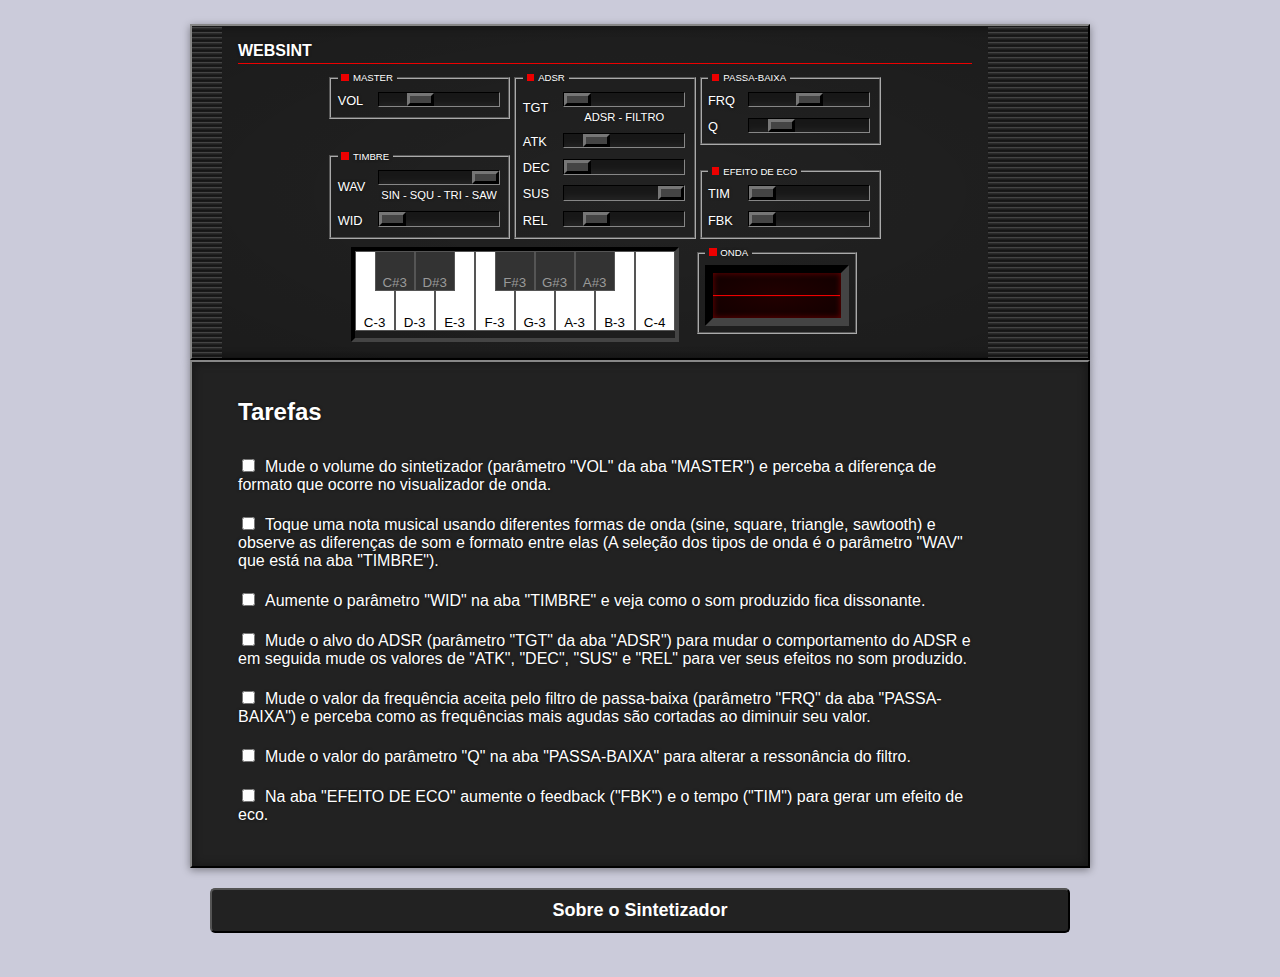
<file: index.html>
<!doctype html><html lang="pt-br"><head><meta charset="utf-8"/><meta name="viewport" content="width=device-width,initial-scale=1"/><link rel="manifest" href="/manifest.json"/><title>WebSint</title><script defer="defer" src="static/js/main.436b06dc.js"></script><link href="static/css/main.e3e37416.css" rel="stylesheet"></head><body><noscript>O Javascript deve estar ativado para acessar o site</noscript><div id="app"></div></body></html>
</file>
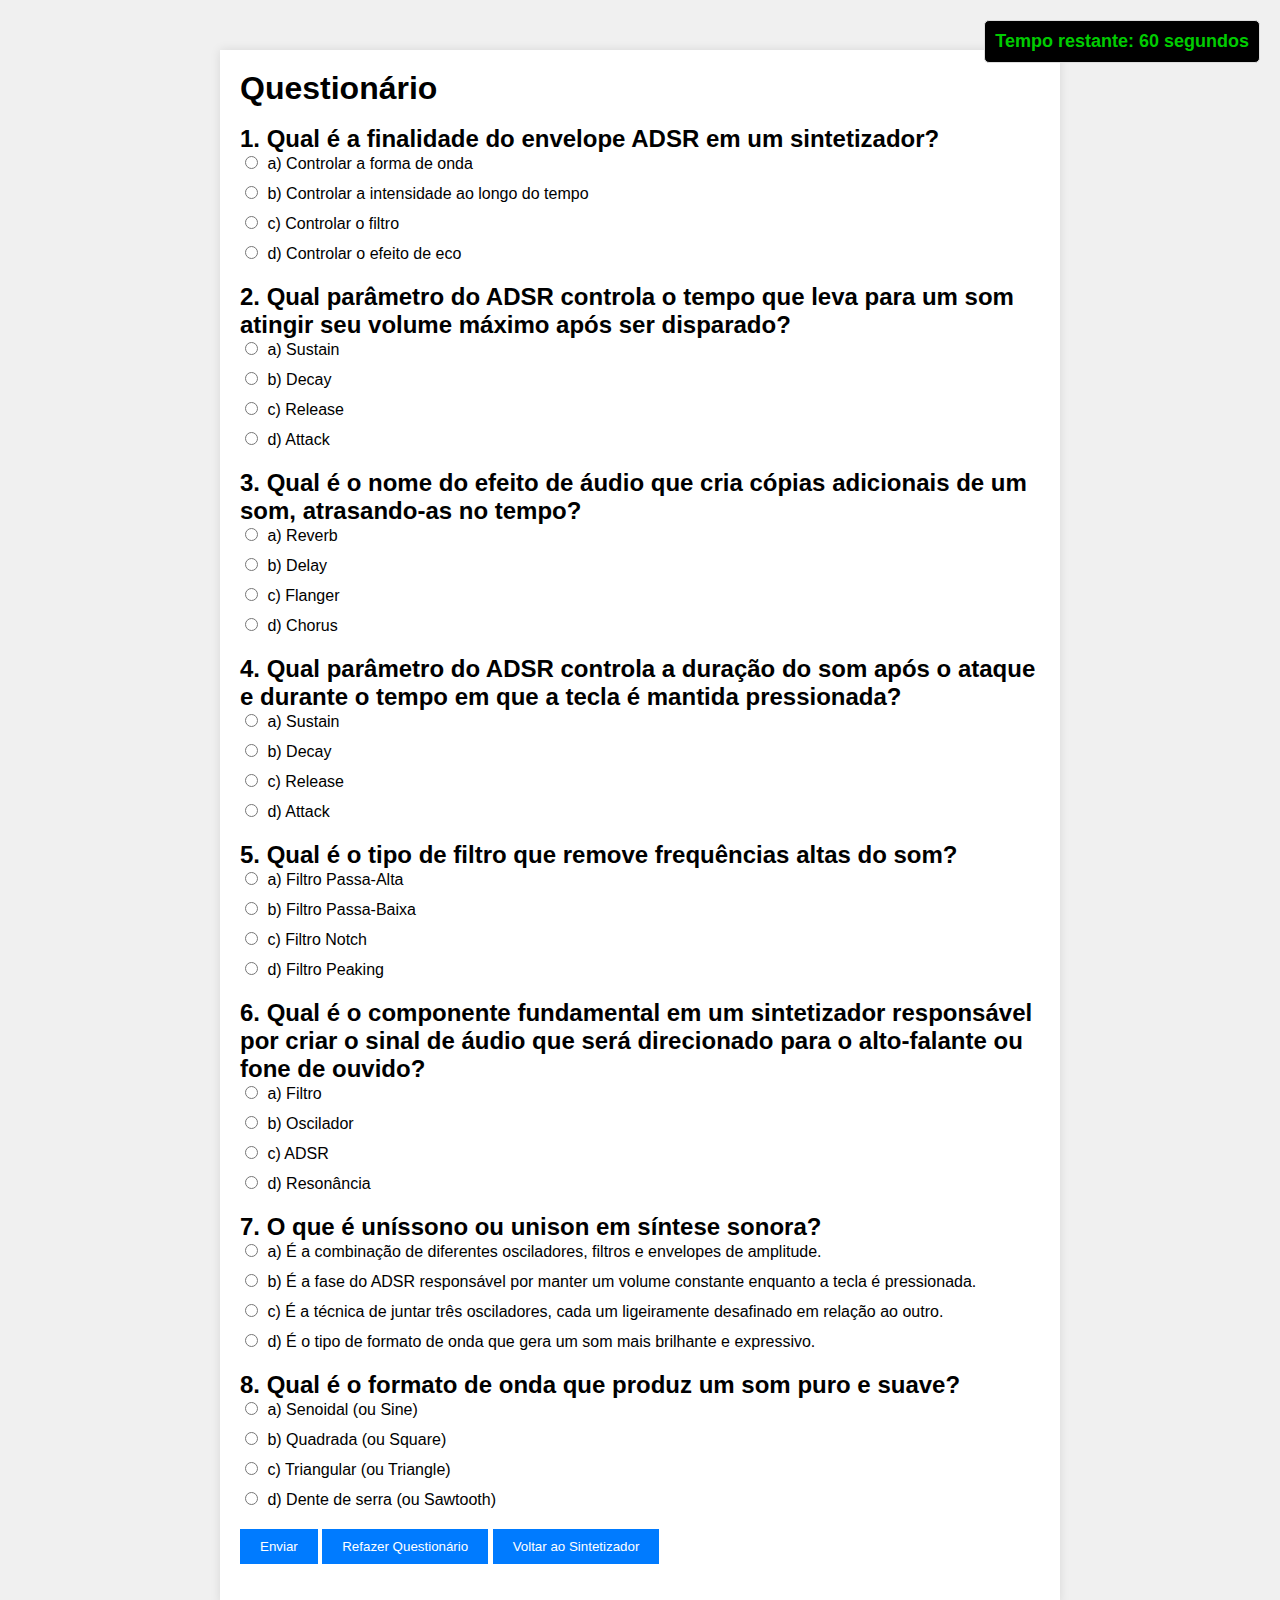
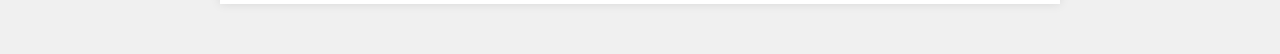
<file: questionario.html>
<!DOCTYPE html>
<html>

<head>
    <title>Questionário</title>
    <style>
        body {
            font-family: Arial, sans-serif;
            margin: 0;
            padding: 0;
            background-color: #f0f0f0;
        }

        .container {
            max-width: 800px;
            margin: 50px auto;
            padding: 20px;
            background-color: #fff;
            box-shadow: 0 0 10px rgba(0, 0, 0, 0.1);
        }

        h1,
        h2,
        p {
            margin: 0;
        }

        .question {
            margin-bottom: 20px;
        }

        .options label {
            display: block;
            margin-bottom: 10px;
        }

        .options input[type="radio"] {
            margin-right: 5px;
        }

        button {
            padding: 10px 20px;
            background-color: #007BFF;
            color: #fff;
            border: none;
            cursor: pointer;
        }

        button:hover {
            background-color: #0056b3;
        }

        #result {
            margin-top: 20px;
            font-weight: bold;
        }

        /* Estilo da animação de vitória */
        @keyframes victoryAnimation {
            0% {
                transform: scale(1);
            }

            50% {
                transform: scale(1.2);
            }

            100% {
                transform: scale(1);
            }
        }

        /* Estilo da animação de derrota */
        @keyframes defeatAnimation {
            0% {
                transform: rotate(0);
            }

            50% {
                transform: rotate(10deg);
            }

            100% {
                transform: rotate(0);
            }
        }

        /* Estilos adicionais */
        .animation-container {
            display: none;
            margin-top: 20px;
        }

        .animation-container.show {
            display: block;
            text-align: center;
        }

        .victory-animation {
            animation: victoryAnimation 1s ease-in-out;
            color: #00cc00;
        }

        .defeat-animation {
            animation: defeatAnimation 1s ease-in-out;
            color: #cc0000;
        }

        #timer {
            position: fixed;
            top: 20px;
            right: 20px;
            background-color:black;
            padding: 10px;
            border: 1px solid #ddd;
            border-radius: 5px;
            font-size: 18px;
            font-weight: bold;
        }


        .green {
            color: #00cc00;
        }

        .yellow {
            color: yellow;
        }

        .red {
            color: red;
        }
    </style>
</head>

<body>
    <div class="container">
        <div id="timer" class="green">Tempo restante: 60 segundos</div>
        <h1>Questionário</h1>
        <br>
        <div class="question">
            <h2>1. Qual é a finalidade do envelope ADSR em um sintetizador?</h2>
            <div class="options">
                <label><input type="radio" name="q1" value="a"> a) Controlar a forma de onda</label>
                <label><input type="radio" name="q1" value="b"> b) Controlar a intensidade ao longo do tempo</label>
                <label><input type="radio" name="q1" value="c"> c) Controlar o filtro</label>
                <label><input type="radio" name="q1" value="d"> d) Controlar o efeito de eco</label>
            </div>
        </div>

        <div class="question">
            <h2>2. Qual parâmetro do ADSR controla o tempo que leva para um som atingir seu volume máximo após ser
                disparado?</h2>
            <div class="options">
                <label><input type="radio" name="q2" value="a"> a) Sustain</label>
                <label><input type="radio" name="q2" value="b"> b) Decay</label>
                <label><input type="radio" name="q2" value="c"> c) Release</label>
                <label><input type="radio" name="q2" value="d"> d) Attack</label>
            </div>
        </div>
        <div class="question">
            <h2>3. Qual é o nome do efeito de áudio que cria cópias adicionais de um som, atrasando-as no tempo?</h2>
            <div class="options">
                <label><input type="radio" name="q3" value="a"> a) Reverb</label>
                <label><input type="radio" name="q3" value="b"> b) Delay</label>
                <label><input type="radio" name="q3" value="c"> c) Flanger</label>
                <label><input type="radio" name="q3" value="d"> d) Chorus</label>
            </div>
        </div>
        <div class="question">
            <h2>4. Qual parâmetro do ADSR controla a duração do som após o ataque e durante o tempo em que a tecla é
                mantida pressionada?</h2>
            <div class="options">
                <label><input type="radio" name="q4" value="a"> a) Sustain</label>
                <label><input type="radio" name="q4" value="b"> b) Decay</label>
                <label><input type="radio" name="q4" value="c"> c) Release</label>
                <label><input type="radio" name="q4" value="d"> d) Attack</label>
            </div>
        </div>
        <div class="question">
            <h2>5. Qual é o tipo de filtro que remove frequências altas do som?</h2>
            <div class="options">
                <label><input type="radio" name="q5" value="a"> a) Filtro Passa-Alta</label>
                <label><input type="radio" name="q5" value="b"> b) Filtro Passa-Baixa</label>
                <label><input type="radio" name="q5" value="c"> c) Filtro Notch</label>
                <label><input type="radio" name="q5" value="d"> d) Filtro Peaking</label>
            </div>
        </div>
        <div class="question">
            <h2>6. Qual é o componente fundamental em um sintetizador responsável por criar o sinal de áudio que será
                direcionado para o alto-falante ou fone de ouvido?</h2>
            <div class="options">
                <label><input type="radio" name="q6" value="a"> a) Filtro</label>
                <label><input type="radio" name="q6" value="b"> b) Oscilador</label>
                <label><input type="radio" name="q6" value="c"> c) ADSR</label>
                <label><input type="radio" name="q6" value="d"> d) Resonância</label>
            </div>
        </div>

        <div class="question">
            <h2>7. O que é uníssono ou unison em síntese sonora?</h2>
            <div class="options">
                <label><input type="radio" name="q7" value="a"> a) É a combinação de diferentes osciladores, filtros e
                    envelopes de amplitude.</label>
                <label><input type="radio" name="q7" value="b"> b) É a fase do ADSR responsável por manter um volume
                    constante enquanto a tecla é pressionada.</label>
                <label><input type="radio" name="q7" value="c"> c) É a técnica de juntar três osciladores, cada um
                    ligeiramente desafinado em relação ao outro.</label>
                <label><input type="radio" name="q7" value="d"> d) É o tipo de formato de onda que gera um som mais
                    brilhante e expressivo.</label>
            </div>
        </div>

        <div class="question">
            <h2>8. Qual é o formato de onda que produz um som puro e suave?</h2>
            <div class="options">
                <label><input type="radio" name="q8" value="a"> a) Senoidal (ou Sine)</label>
                <label><input type="radio" name="q8" value="b"> b) Quadrada (ou Square)</label>
                <label><input type="radio" name="q8" value="c"> c) Triangular (ou Triangle)</label>
                <label><input type="radio" name="q8" value="d"> d) Dente de serra (ou Sawtooth)</label>
            </div>
        </div>

        <button onclick="calcularPontuacao()">Enviar</button>
        <button onclick="refazerQuiz()">Refazer Questionário</button>
        <button onclick="window.location.href = 'https://fuchsmateus.github.io/WebSint'">Voltar ao Sintetizador</button>
        <p id="result"></p>

        <div class="animation-container" id="victoryAnimation">
            <p class="victory-animation">Parabéns! Você acertou tudo!</p>
        </div>
        <div class="animation-container" id="defeatAnimation">
            <p class="defeat-animation">Que pena! Você não acertou todas as respostas.</p>
        </div>
    </div>

    <script>
        function calcularPontuacao() {
            clearInterval(timerInterval);
            const radio = document.querySelectorAll('.question input[type="radio"]');
            radio.forEach((pergunta) => {
                pergunta.disabled = true;
            });
            let pontuacao = 0;
            const respostas = {
                q1: 'b',
                q2: 'd',
                q3: 'b',
                q4: 'a',
                q5: 'b',
                q6: 'b',
                q7: 'c',
                q8: 'a'

            };

            const perguntas = document.querySelectorAll('.question');
            perguntas.forEach((pergunta) => {
                const input = pergunta.querySelector('input:checked');
                if (input) {
                    const nomePergunta = input.name;
                    const respostaUsuario = input.value;
                    if (respostaUsuario === respostas[nomePergunta]) {
                        pontuacao++;
                    }
                }
            });

            const resultadoElemento = document.getElementById('result');
            resultadoElemento.textContent = `Você acertou ${pontuacao} de ${Object.keys(respostas).length}.`;

            const victoryAnimation = document.getElementById('victoryAnimation');
            const defeatAnimation = document.getElementById('defeatAnimation');

            if (pontuacao === Object.keys(respostas).length) {
                victoryAnimation.classList.add('show');
                defeatAnimation.classList.remove('show');
            } else {
                victoryAnimation.classList.remove('show');
                defeatAnimation.classList.add('show');
            }
        }

        function refazerQuiz() {
            window.scrollTo(0, 0);
            location.reload();
        }

        let segundosRestantes;
        let timerInterval;

        // Função para atualizar o timer e verificar se o tempo esgotou
        function atualizarTimer() {
            const timerElemento = document.getElementById('timer');
            timerElemento.textContent = `Tempo restante: ${segundosRestantes} segundos`;

            if (segundosRestantes > 30) {
                timerElemento.className = 'green';
            } else if (segundosRestantes > 10) {
                timerElemento.className = 'yellow';
            } else {
                timerElemento.className = 'red';
            }

            // Verificar se o tempo esgotou
            if (segundosRestantes <= 0) {
                clearInterval(timerInterval);
                // Chamar a função para calcular a pontuação ao término do tempo
                calcularPontuacao();
            }

            segundosRestantes--;
        }

        function iniciarTimer() {
            clearInterval(timerInterval);
            // Definir o tempo limite em segundos (1 minuto = 60 segundos)
            const tempoLimite = 60;

            // Variável para controlar o tempo restante
            segundosRestantes = tempoLimite;

            // Chamar a função para atualizar o timer a cada segundo
            atualizarTimer();

            // Definir o intervalo de 1 segundo (1000 milissegundos)
            timerInterval = setInterval(atualizarTimer, 1000);
        }

        // Iniciar o timer ao carregar a página
        document.addEventListener('DOMContentLoaded', iniciarTimer);
    </script>
</body>

</html>
</file>
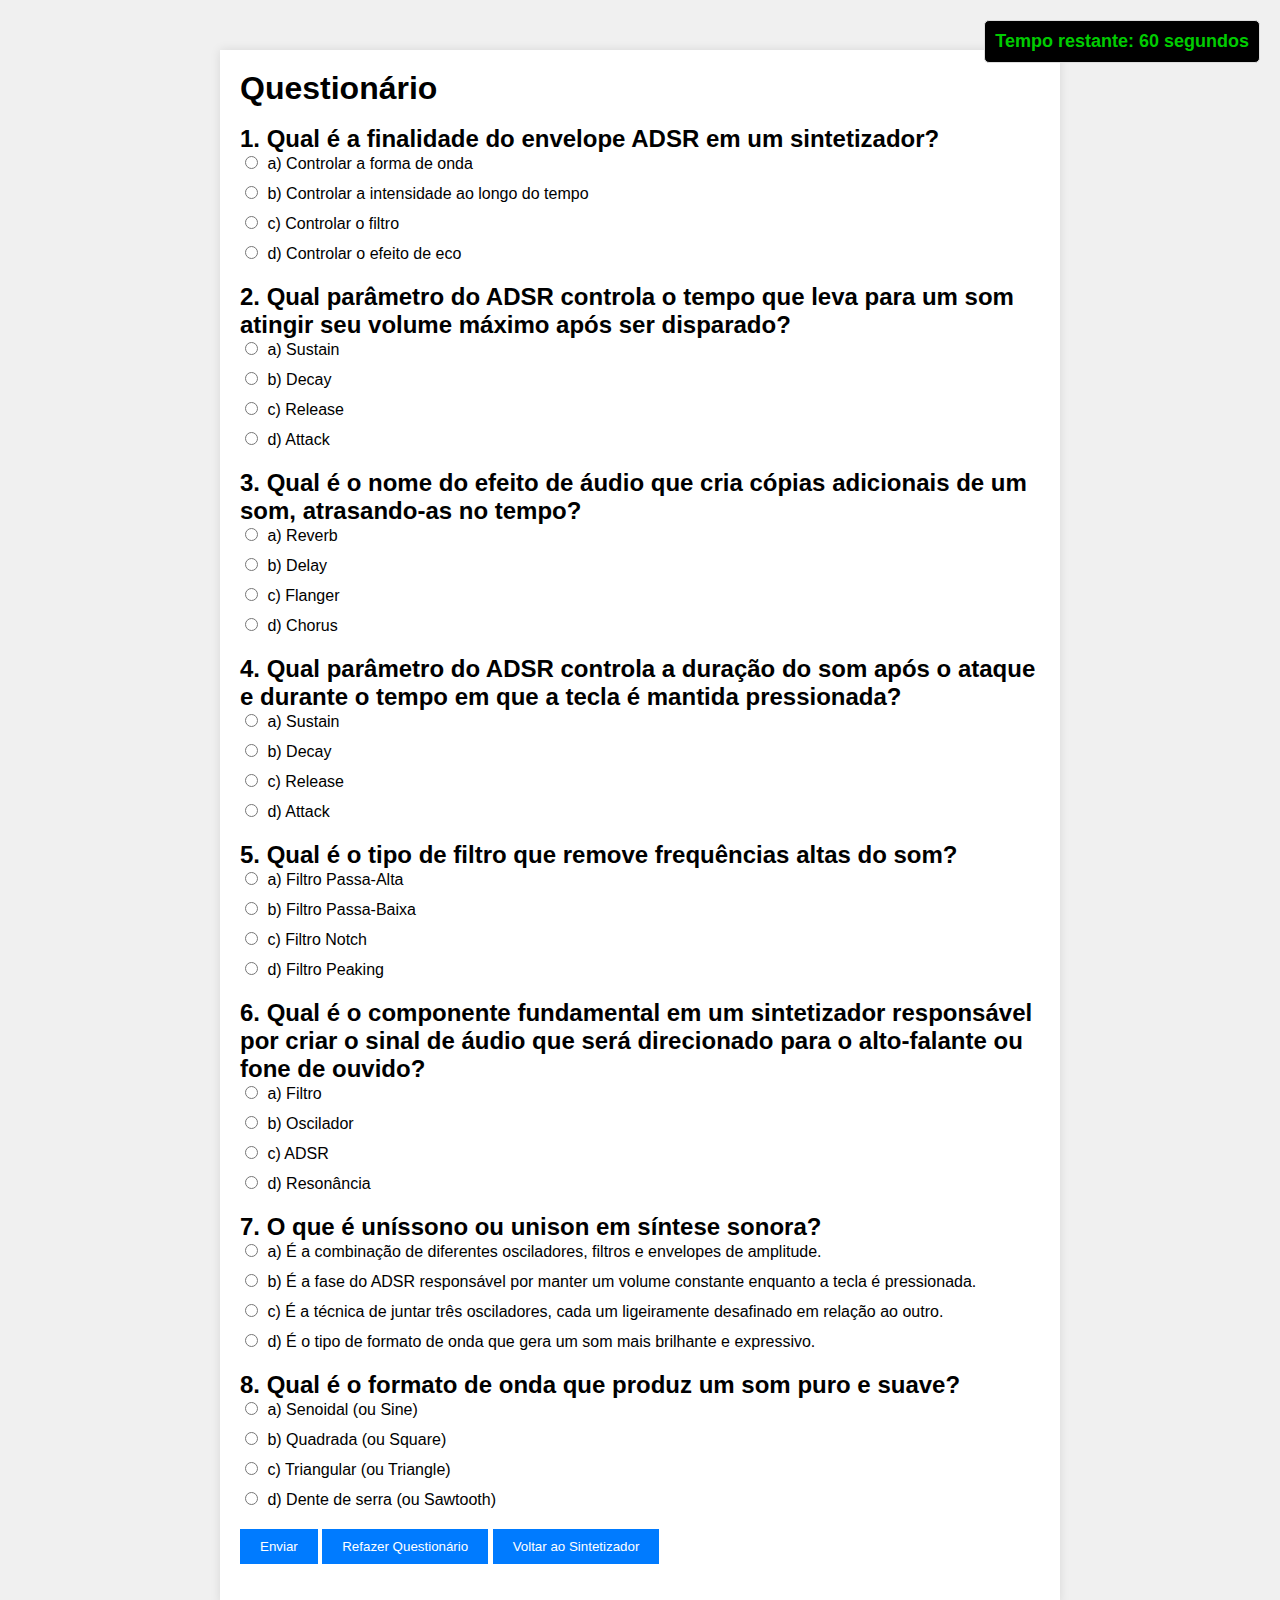
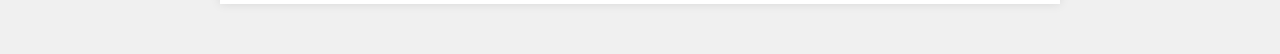
<file: public/questionario.html>
<!DOCTYPE html>
<html>

<head>
    <title>Questionário</title>
    <style>
        body {
            font-family: Arial, sans-serif;
            margin: 0;
            padding: 0;
            background-color: #f0f0f0;
        }

        .container {
            max-width: 800px;
            margin: 50px auto;
            padding: 20px;
            background-color: #fff;
            box-shadow: 0 0 10px rgba(0, 0, 0, 0.1);
        }

        h1,
        h2,
        p {
            margin: 0;
        }

        .question {
            margin-bottom: 20px;
        }

        .options label {
            display: block;
            margin-bottom: 10px;
        }

        .options input[type="radio"] {
            margin-right: 5px;
        }

        button {
            padding: 10px 20px;
            background-color: #007BFF;
            color: #fff;
            border: none;
            cursor: pointer;
        }

        button:hover {
            background-color: #0056b3;
        }

        #result {
            margin-top: 20px;
            font-weight: bold;
        }

        /* Estilo da animação de vitória */
        @keyframes victoryAnimation {
            0% {
                transform: scale(1);
            }

            50% {
                transform: scale(1.2);
            }

            100% {
                transform: scale(1);
            }
        }

        /* Estilo da animação de derrota */
        @keyframes defeatAnimation {
            0% {
                transform: rotate(0);
            }

            50% {
                transform: rotate(10deg);
            }

            100% {
                transform: rotate(0);
            }
        }

        /* Estilos adicionais */
        .animation-container {
            display: none;
            margin-top: 20px;
        }

        .animation-container.show {
            display: block;
            text-align: center;
        }

        .victory-animation {
            animation: victoryAnimation 1s ease-in-out;
            color: #00cc00;
        }

        .defeat-animation {
            animation: defeatAnimation 1s ease-in-out;
            color: #cc0000;
        }

        #timer {
            position: fixed;
            top: 20px;
            right: 20px;
            background-color:black;
            padding: 10px;
            border: 1px solid #ddd;
            border-radius: 5px;
            font-size: 18px;
            font-weight: bold;
        }


        .green {
            color: #00cc00;
        }

        .yellow {
            color: yellow;
        }

        .red {
            color: red;
        }
    </style>
</head>

<body>
    <div class="container">
        <div id="timer" class="green">Tempo restante: 60 segundos</div>
        <h1>Questionário</h1>
        <br>
        <div class="question">
            <h2>1. Qual é a finalidade do envelope ADSR em um sintetizador?</h2>
            <div class="options">
                <label><input type="radio" name="q1" value="a"> a) Controlar a forma de onda</label>
                <label><input type="radio" name="q1" value="b"> b) Controlar a intensidade ao longo do tempo</label>
                <label><input type="radio" name="q1" value="c"> c) Controlar o filtro</label>
                <label><input type="radio" name="q1" value="d"> d) Controlar o efeito de eco</label>
            </div>
        </div>

        <div class="question">
            <h2>2. Qual parâmetro do ADSR controla o tempo que leva para um som atingir seu volume máximo após ser
                disparado?</h2>
            <div class="options">
                <label><input type="radio" name="q2" value="a"> a) Sustain</label>
                <label><input type="radio" name="q2" value="b"> b) Decay</label>
                <label><input type="radio" name="q2" value="c"> c) Release</label>
                <label><input type="radio" name="q2" value="d"> d) Attack</label>
            </div>
        </div>
        <div class="question">
            <h2>3. Qual é o nome do efeito de áudio que cria cópias adicionais de um som, atrasando-as no tempo?</h2>
            <div class="options">
                <label><input type="radio" name="q3" value="a"> a) Reverb</label>
                <label><input type="radio" name="q3" value="b"> b) Delay</label>
                <label><input type="radio" name="q3" value="c"> c) Flanger</label>
                <label><input type="radio" name="q3" value="d"> d) Chorus</label>
            </div>
        </div>
        <div class="question">
            <h2>4. Qual parâmetro do ADSR controla a duração do som após o ataque e durante o tempo em que a tecla é
                mantida pressionada?</h2>
            <div class="options">
                <label><input type="radio" name="q4" value="a"> a) Sustain</label>
                <label><input type="radio" name="q4" value="b"> b) Decay</label>
                <label><input type="radio" name="q4" value="c"> c) Release</label>
                <label><input type="radio" name="q4" value="d"> d) Attack</label>
            </div>
        </div>
        <div class="question">
            <h2>5. Qual é o tipo de filtro que remove frequências altas do som?</h2>
            <div class="options">
                <label><input type="radio" name="q5" value="a"> a) Filtro Passa-Alta</label>
                <label><input type="radio" name="q5" value="b"> b) Filtro Passa-Baixa</label>
                <label><input type="radio" name="q5" value="c"> c) Filtro Notch</label>
                <label><input type="radio" name="q5" value="d"> d) Filtro Peaking</label>
            </div>
        </div>
        <div class="question">
            <h2>6. Qual é o componente fundamental em um sintetizador responsável por criar o sinal de áudio que será
                direcionado para o alto-falante ou fone de ouvido?</h2>
            <div class="options">
                <label><input type="radio" name="q6" value="a"> a) Filtro</label>
                <label><input type="radio" name="q6" value="b"> b) Oscilador</label>
                <label><input type="radio" name="q6" value="c"> c) ADSR</label>
                <label><input type="radio" name="q6" value="d"> d) Resonância</label>
            </div>
        </div>

        <div class="question">
            <h2>7. O que é uníssono ou unison em síntese sonora?</h2>
            <div class="options">
                <label><input type="radio" name="q7" value="a"> a) É a combinação de diferentes osciladores, filtros e
                    envelopes de amplitude.</label>
                <label><input type="radio" name="q7" value="b"> b) É a fase do ADSR responsável por manter um volume
                    constante enquanto a tecla é pressionada.</label>
                <label><input type="radio" name="q7" value="c"> c) É a técnica de juntar três osciladores, cada um
                    ligeiramente desafinado em relação ao outro.</label>
                <label><input type="radio" name="q7" value="d"> d) É o tipo de formato de onda que gera um som mais
                    brilhante e expressivo.</label>
            </div>
        </div>

        <div class="question">
            <h2>8. Qual é o formato de onda que produz um som puro e suave?</h2>
            <div class="options">
                <label><input type="radio" name="q8" value="a"> a) Senoidal (ou Sine)</label>
                <label><input type="radio" name="q8" value="b"> b) Quadrada (ou Square)</label>
                <label><input type="radio" name="q8" value="c"> c) Triangular (ou Triangle)</label>
                <label><input type="radio" name="q8" value="d"> d) Dente de serra (ou Sawtooth)</label>
            </div>
        </div>

        <button onclick="calcularPontuacao()">Enviar</button>
        <button onclick="refazerQuiz()">Refazer Questionário</button>
        <button onclick="window.location.href = '/WebSint'">Voltar ao Sintetizador</button>
        <p id="result"></p>

        <div class="animation-container" id="victoryAnimation">
            <p class="victory-animation">Parabéns! Você acertou tudo!</p>
        </div>
        <div class="animation-container" id="defeatAnimation">
            <p class="defeat-animation">Que pena! Você não acertou todas as respostas.</p>
        </div>
    </div>

    <script>
        function calcularPontuacao() {
            clearInterval(timerInterval);
            const radio = document.querySelectorAll('.question input[type="radio"]');
            radio.forEach((pergunta) => {
                pergunta.disabled = true;
            });
            let pontuacao = 0;
            const respostas = {
                q1: 'b',
                q2: 'd',
                q3: 'b',
                q4: 'a',
                q5: 'b',
                q6: 'b',
                q7: 'c',
                q8: 'a'

            };

            const perguntas = document.querySelectorAll('.question');
            perguntas.forEach((pergunta) => {
                const input = pergunta.querySelector('input:checked');
                if (input) {
                    const nomePergunta = input.name;
                    const respostaUsuario = input.value;
                    if (respostaUsuario === respostas[nomePergunta]) {
                        pontuacao++;
                    }
                }
            });

            const resultadoElemento = document.getElementById('result');
            resultadoElemento.textContent = `Você acertou ${pontuacao} de ${Object.keys(respostas).length}.`;

            const victoryAnimation = document.getElementById('victoryAnimation');
            const defeatAnimation = document.getElementById('defeatAnimation');

            if (pontuacao === Object.keys(respostas).length) {
                victoryAnimation.classList.add('show');
                defeatAnimation.classList.remove('show');
            } else {
                victoryAnimation.classList.remove('show');
                defeatAnimation.classList.add('show');
            }
        }

        function refazerQuiz() {
            window.scrollTo(0, 0);
            location.reload();
        }

        let segundosRestantes;
        let timerInterval;

        // Função para atualizar o timer e verificar se o tempo esgotou
        function atualizarTimer() {
            const timerElemento = document.getElementById('timer');
            timerElemento.textContent = `Tempo restante: ${segundosRestantes} segundos`;

            if (segundosRestantes > 30) {
                timerElemento.className = 'green';
            } else if (segundosRestantes > 10) {
                timerElemento.className = 'yellow';
            } else {
                timerElemento.className = 'red';
            }

            // Verificar se o tempo esgotou
            if (segundosRestantes <= 0) {
                clearInterval(timerInterval);
                // Chamar a função para calcular a pontuação ao término do tempo
                calcularPontuacao();
            }

            segundosRestantes--;
        }

        function iniciarTimer() {
            clearInterval(timerInterval);
            // Definir o tempo limite em segundos (1 minuto = 60 segundos)
            const tempoLimite = 60;

            // Variável para controlar o tempo restante
            segundosRestantes = tempoLimite;

            // Chamar a função para atualizar o timer a cada segundo
            atualizarTimer();

            // Definir o intervalo de 1 segundo (1000 milissegundos)
            timerInterval = setInterval(atualizarTimer, 1000);
        }

        // Iniciar o timer ao carregar a página
        document.addEventListener('DOMContentLoaded', iniciarTimer);
    </script>
</body>

</html>
</file>
<file: static/css/main.e3e37416.css>
body{background-color:#cbcbda;padding:1em}.container{color:#fff;font-family:Arimo,sans-serif;text-shadow:0 0 3px rgba(0,0,0,.6);text-transform:uppercase}.container h4{border-bottom:1px solid #ed0000;padding-bottom:.2em}.container section{background:#222 radial-gradient(transparent,rgba(0,0,0,.2));border:2px outset #333;box-shadow:0 2px 8px rgba(0,0,0,.4),inset 0 0 8px 2px rgba(0,0,0,.3);padding:1em calc(100px + 1em) 1em calc(30px + 1em);position:relative}.container section:after,.container section:before{background:#111 linear-gradient(#000,#333 20%,#444 30%,#333 32%,#111);background-size:100% 5px;bottom:0;content:"";position:absolute;top:0}.container section:before{left:0;width:30px}.container section:after{right:0;width:100px}#app{margin:0 auto;max-width:900px;min-width:720px}div.row{align-items:stretch!important;justify-content:center!important}.col{display:flex;flex-direction:column;justify-content:space-between}section h4{margin-bottom:.5em}.sublabel{font-size:.7em!important;margin-bottom:.3em}fieldset{border-color:#aaa!important;flex-direction:column!important;margin-bottom:.5em;padding:.4em!important}fieldset legend{font-size:.6em!important}.generic-slider{margin-bottom:.3em!important}.generic-slider:last-child{margin-bottom:0!important}.teclado{margin:0 1em 0 0}.teclado button{height:80px!important;position:relative;width:40px!important}.teclado button.sustenido{height:40px!important}.visualizador{background:#200 radial-gradient(transparent,#100);border:8px inset #444;box-shadow:inset 0 0 6px 0 rgba(255,0,0,.4)}#sintetizador h4{margin-top:0}#sintetizador #teclado,#sintetizador .teclado{border:4px inset #444;position:relative}#sintetizador #teclado button,#sintetizador .teclado button{align-items:center;-webkit-appearance:none;appearance:none;background-color:#fff;border:1px solid #555;cursor:pointer;display:inline-flex;flex-direction:column;height:150px;justify-content:flex-end;line-height:1;outline:none;position:relative;text-align:left;text-transform:inherit;width:60px}#sintetizador #teclado button.sustenido,#sintetizador .teclado button.sustenido{background-color:#333;color:#999;height:50%;position:absolute;-webkit-transform:translate(-50%);transform:translate(-50%);z-index:10}#sintetizador #teclado button:hover,#sintetizador .teclado button:hover{box-shadow:inset 0 -10px 10px #555}#sintetizador .row{align-items:flex-start;display:flex;flex-direction:row;justify-content:space-between}#sintetizador input[type=range]{-webkit-appearance:none;appearance:none;background:#222;border:1px inset #333;box-shadow:inset 0 10px 5px rgba(0,0,0,.3);cursor:pointer;height:1em;width:120px}#sintetizador input[type=range]::-webkit-slider-thumb{-webkit-appearance:none;appearance:none;background:#444;border:3px outset #222;height:1em;width:2em}#sintetizador fieldset{display:flex;flex-direction:row;padding:1em}#sintetizador fieldset legend{font-size:.8em;padding-left:.4em;padding-right:.4em}#sintetizador fieldset legend:before{background:#ed0000;content:"";display:inline-block;height:.8em;margin-right:.4em;width:.8em}#sintetizador fieldset label{align-items:center;display:flex;flex-direction:row;justify-content:space-between;margin-bottom:.5em}#sintetizador fieldset label:last-child{margin-bottom:0}#sintetizador fieldset .sidelabel{display:inline-block;font-size:.8em;width:3em}#sintetizador fieldset .sublabel{display:block;font-size:.8em;text-align:center}#tarefas{display:flex;justify-content:center}ul{list-style-type:none}.tarefa-container{color:#fff;font-family:Arimo,sans-serif;text-shadow:0 0 3px rgba(0,0,0,.6)}.tarefa-container section{background:#222;border:2px outset #333;box-shadow:0 2px 8px rgba(0,0,0,.4),inset 0 0 8px 2px rgba(0,0,0,.3);padding:1em calc(100px + 1em) 1em calc(30px + 1em);position:relative}ul{flex-direction:column;padding-left:0}li,ul{display:flex}li{align-items:center;margin-bottom:10px;margin-top:10px}li.completed{text-decoration:line-through}li input[type=checkbox]{margin-right:10px}.button-container{display:flex;justify-content:center;margin-top:20px}.ir-ao-questionario-button{background-color:#007bff;border:none;border-radius:5px;box-shadow:0 2px 4px rgba(0,0,0,.2);color:#fff;cursor:pointer;font-size:16px;padding:10px 20px;transition:background-color .2s ease}.ir-ao-questionario-button:hover{background-color:#0056b3}.ir-ao-questionario-button:active{background-color:#003974}.ir-ao-questionario-button[disabled]{background-color:#d3d3d3;cursor:not-allowed}.accordion-container{display:flex;flex-direction:column;margin:20px;position:relative}.accordion{background-color:#222;border-radius:5px;color:#fff;cursor:pointer;font-family:Arial,sans-serif;font-size:18px;font-weight:700;outline:none;padding:10px;text-align:center;transition:background-color .3s ease}.accordion.active{background-color:#444}.texto-content{background-color:#333;border:1px solid #444;border-radius:5px;box-shadow:0 2px 6px rgba(0,0,0,.2);color:#fff;font-family:Arial,sans-serif;line-height:1.6;margin:20px 0;padding:10px}.texto-content ul{margin-left:20px}.accordion:hover{background-color:#444;transition:background-color .3s ease}.imagem-container{align-items:center;display:flex;justify-content:center}
/*# sourceMappingURL=main.e3e37416.css.map*/
</file>
